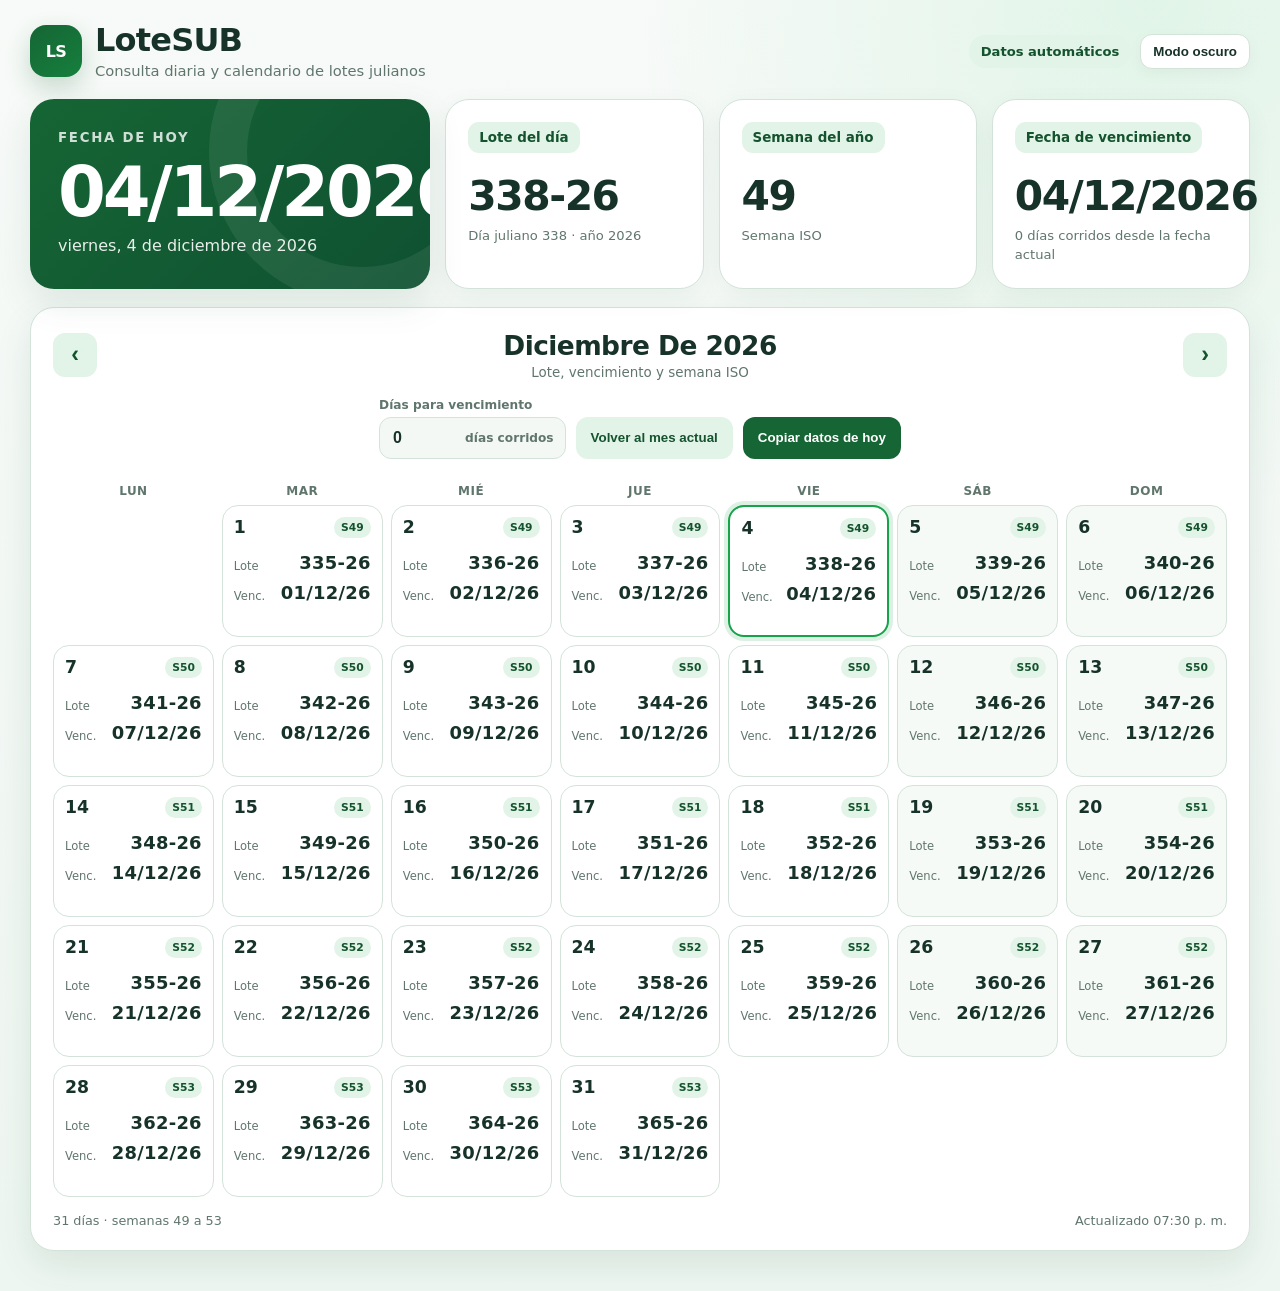
<file: index.html>
<!doctype html>
<html lang="es" data-theme="light">
<head>
<meta charset="utf-8">
<meta name="viewport" content="width=device-width,initial-scale=1,viewport-fit=cover">
<meta name="theme-color" id="themeColor" content="#166534">
<meta name="description" content="Calendario de lotes julianos y vencimientos configurables">
<link rel="manifest" href="./manifest.json">
<link rel="icon" href="./icon.svg" type="image/svg+xml">
<title>LoteSUB</title>
<style>
:root{color-scheme:light;--bg:#eef6f1;--bg2:#f7faf8;--card:#ffffff;--card2:#f3f8f5;--text:#163229;--muted:#60766d;--line:#d4e3da;--accent:#166534;--accent2:#15803d;--accentText:#fff;--soft:#e2f3e8;--softText:#14532d;--hero1:#166534;--hero2:#0f5132;--shadow:0 14px 36px rgba(20,83,45,.10);--today:#16a34a;--todayRing:rgba(22,163,74,.15);--weekend:#f6faf7;--toast:#163229}
html[data-theme="dark"]{color-scheme:dark;--bg:#07150f;--bg2:#0b1c14;--card:#10251a;--card2:#132c1f;--text:#edf8f1;--muted:#a3b9ab;--line:#294535;--accent:#4ade80;--accent2:#22c55e;--accentText:#06210f;--soft:#173d27;--softText:#a7f3d0;--hero1:#14532d;--hero2:#0b3d24;--shadow:0 16px 40px rgba(0,0,0,.30);--today:#4ade80;--todayRing:rgba(74,222,128,.14);--weekend:#0d2117;--toast:#e7f6ec}
*{box-sizing:border-box}html{background:var(--bg)}body{margin:0;min-height:100vh;font-family:Inter,ui-sans-serif,system-ui,-apple-system,BlinkMacSystemFont,"Segoe UI",sans-serif;color:var(--text);background:radial-gradient(circle at 90% 0,rgba(34,197,94,.10),transparent 30%),linear-gradient(180deg,var(--bg2),var(--bg));transition:background .2s,color .2s}.app{width:min(1220px,calc(100% - 32px));margin:auto;padding:24px 0 40px}.top{display:flex;justify-content:space-between;align-items:center;gap:16px;margin-bottom:20px}.brand{display:flex;align-items:center;gap:13px}.logo{width:52px;height:52px;border-radius:16px;display:grid;place-items:center;color:var(--accentText);background:linear-gradient(145deg,var(--accent),var(--accent2));font-weight:900;letter-spacing:-.04em;box-shadow:0 10px 24px rgba(22,101,52,.22)}h1,h2,p{margin:0}h1{font-size:clamp(1.45rem,3vw,2rem);line-height:1.05;letter-spacing:-.025em}.brand p,.sub,.detail,footer{color:var(--muted)}.brand p{margin-top:4px;font-size:.92rem}.topActions{display:flex;align-items:center;gap:9px}.status,.label,.week{color:var(--softText);background:var(--soft);font-weight:800}.status{padding:9px 12px;border-radius:999px;font-size:.82rem;white-space:nowrap}.theme{border:1px solid var(--line);background:var(--card);color:var(--text);border-radius:12px;padding:9px 12px;cursor:pointer;font-weight:800;box-shadow:0 5px 16px rgba(0,0,0,.04)}.summary{display:grid;grid-template-columns:1.55fr repeat(3,minmax(0,1fr));gap:15px;margin-bottom:18px}.hero,.metric,.panel{border-radius:24px}.hero{min-height:190px;padding:28px;color:#fff;background:linear-gradient(135deg,var(--hero1),var(--hero2));box-shadow:var(--shadow);position:relative;overflow:hidden}.hero:after{content:"";position:absolute;width:230px;height:230px;border:38px solid rgba(255,255,255,.07);border-radius:50%;right:-85px;top:-100px}.hero>*{position:relative;z-index:1}.hero small{opacity:.8;text-transform:uppercase;letter-spacing:.13em;font-weight:800}.hero strong{display:block;font-size:clamp(2.3rem,6vw,4.3rem);line-height:1;margin:12px 0 10px;letter-spacing:-.045em}.hero p{opacity:.9}.metric{min-height:190px;padding:22px;background:var(--card);border:1px solid var(--line);box-shadow:0 8px 26px rgba(20,83,45,.06)}.label{display:inline-block;padding:8px 11px;margin-bottom:22px;border-radius:11px;font-size:.84rem}.metric>strong{display:block;font-size:clamp(1.8rem,3.8vw,2.55rem);line-height:1.05;letter-spacing:-.035em;font-variant-numeric:tabular-nums}.detail{margin-top:10px;font-size:.82rem;line-height:1.4}.panel{background:var(--card);border:1px solid var(--line);padding:22px;box-shadow:var(--shadow)}.calhead{display:grid;grid-template-columns:auto 1fr auto;align-items:center;gap:12px;text-align:center}.calhead h2{font-size:clamp(1.25rem,2.5vw,1.65rem);text-transform:capitalize;letter-spacing:-.02em}.sub{margin-top:4px;font-size:.84rem}.nav,.btn{border:0;border-radius:12px;cursor:pointer;font-weight:800;transition:transform .15s,background .15s}.nav:hover,.btn:hover,.theme:hover{transform:translateY(-1px)}.nav{width:44px;height:44px;font-size:1.45rem;color:var(--softText);background:var(--soft)}.tools{display:flex;justify-content:center;align-items:end;gap:10px;flex-wrap:wrap;margin:18px 0}.days{display:grid;gap:5px;color:var(--muted);font-size:.76rem;font-weight:800}.days span{min-height:42px;display:flex;align-items:center;gap:8px;padding:8px 11px;border:1px solid var(--line);border-radius:12px;background:var(--card2)}.days input{width:66px;border:0;outline:0;background:transparent;color:var(--text);font-weight:900;font-size:1rem}.btn{min-height:42px;padding:10px 15px;color:var(--accentText);background:var(--accent)}.btn.alt{color:var(--softText);background:var(--soft)}.weekdays,.grid{display:grid;grid-template-columns:repeat(7,minmax(0,1fr));gap:8px}.weekdays b{text-align:center;padding:7px 4px;color:var(--muted);font-size:.75rem;text-transform:uppercase;letter-spacing:.04em}.day{min-height:132px;padding:11px;border:1px solid var(--line);border-radius:16px;background:var(--card);transition:transform .15s,border-color .15s,box-shadow .15s}.day:hover{transform:translateY(-2px);border-color:var(--accent);box-shadow:0 9px 22px rgba(20,83,45,.09)}.day:nth-child(7n),.day:nth-child(7n-1){background:var(--weekend)}.day.empty{border-color:transparent;background:transparent;box-shadow:none}.day.today{border:2px solid var(--today);box-shadow:0 0 0 4px var(--todayRing)}.daytop,.row,footer{display:flex;justify-content:space-between;gap:7px}.daytop>strong{font-size:1.08rem}.week{padding:4px 7px;border-radius:999px;font-size:.67rem}.info{display:grid;gap:9px;margin-top:14px}.row{align-items:end;color:var(--muted);font-size:.72rem}.row strong{color:var(--text);font-size:clamp(.95rem,1.5vw,1.12rem);font-weight:900;letter-spacing:.015em;font-variant-numeric:tabular-nums}.toast{position:fixed;left:50%;bottom:22px;transform:translate(-50%,15px);background:var(--toast);color:var(--card);padding:11px 15px;border-radius:11px;opacity:0;pointer-events:none;transition:.2s;box-shadow:0 12px 30px rgba(0,0,0,.22);z-index:20}.toast.show{opacity:1;transform:translate(-50%,0)}footer{margin-top:16px;font-size:.8rem}
@media(max-width:980px){.app{width:min(100% - 24px,1220px)}.summary{grid-template-columns:repeat(2,minmax(0,1fr))}.hero{grid-column:1/-1;min-height:175px}.metric{min-height:165px}.day{min-height:118px;padding:9px}.row strong{font-size:1rem}}
@media(max-width:700px){.app{width:min(100% - 16px,1220px);padding:15px 0 28px}.top{align-items:flex-start}.status{display:none}.theme{padding:8px 10px}.summary{grid-template-columns:1fr;gap:10px}.hero,.metric{min-height:auto}.hero{padding:22px}.metric{padding:18px}.label{margin-bottom:15px}.panel{padding:12px;border-radius:19px}.calhead{gap:7px}.nav{width:39px;height:39px}.tools{margin:14px 0}.weekdays,.grid{gap:4px}.weekdays b{font-size:.64rem;padding:5px 1px;letter-spacing:0}.day{min-height:104px;padding:7px;border-radius:12px}.daytop>strong{font-size:.95rem}.week{padding:3px 5px;font-size:.58rem}.info{gap:7px;margin-top:10px}.row{display:grid;gap:1px;font-size:.6rem}.row strong{font-size:.82rem;line-height:1.1}.days{width:100%}.days span{justify-content:center}.btn{flex:1 1 150px}footer{align-items:flex-start;flex-direction:column}}
@media(max-width:410px){.brand p{display:none}.logo{width:44px;height:44px;border-radius:13px}.theme{font-size:.78rem}.day{min-height:96px;padding:6px}.row strong{font-size:.74rem}.row span{font-size:.56rem}.calhead .sub{display:none}}
</style>
</head>
<body><main class="app"><header class="top"><div class="brand"><div class="logo">LS</div><div><h1>LoteSUB</h1><p>Consulta diaria y calendario de lotes julianos</p></div></div><div class="topActions"><span class="status">Datos automáticos</span><button class="theme" id="theme" type="button" aria-label="Cambiar modo de color">Modo oscuro</button></div></header>
<section class="summary"><article class="hero"><small>Fecha de hoy</small><strong id="today">--/--/----</strong><p id="todayLong">Cargando…</p></article><article class="metric"><span class="label">Lote del día</span><strong id="lot">---/--</strong><p class="detail" id="lotDetail"></p></article><article class="metric"><span class="label">Semana del año</span><strong id="week">--</strong><p class="detail">Semana ISO</p></article><article class="metric"><span class="label">Fecha de vencimiento</span><strong id="expiry">--/--/----</strong><p class="detail" id="expiryDetail"></p></article></section>
<section class="panel"><div class="calhead"><button class="nav" id="prev" aria-label="Mes anterior">‹</button><div><h2 id="title">Mes actual</h2><p class="sub">Lote, vencimiento y semana ISO</p></div><button class="nav" id="next" aria-label="Mes siguiente">›</button></div><div class="tools"><label class="days">Días para vencimiento<span><input id="days" type="number" min="0" max="999" value="15"> días corridos</span></label><button class="btn alt" id="now">Volver al mes actual</button><button class="btn" id="copy">Copiar datos de hoy</button></div><div class="weekdays"><b>Lun</b><b>Mar</b><b>Mié</b><b>Jue</b><b>Vie</b><b>Sáb</b><b>Dom</b></div><div class="grid" id="grid"></div><footer><span id="summary"></span><span id="updated"></span></footer></section></main><div id="toast" class="toast"></div>
<script>
const $=id=>document.getElementById(id),pad=(n,l=2)=>String(n).padStart(l,'0'),fmt=d=>`${pad(d.getDate())}/${pad(d.getMonth()+1)}/${d.getFullYear()}`,short=d=>`${pad(d.getDate())}/${pad(d.getMonth()+1)}/${pad(d.getFullYear()%100)}`;
function setTheme(mode){document.documentElement.dataset.theme=mode;try{localStorage.setItem('lotesub-theme',mode)}catch{}$('theme').textContent=mode==='dark'?'Modo claro':'Modo oscuro';$('themeColor').setAttribute('content',mode==='dark'?'#0b3d24':'#166534')}
let initialTheme='light';try{initialTheme=localStorage.getItem('lotesub-theme')||((window.matchMedia&&window.matchMedia('(prefers-color-scheme: dark)').matches)?'dark':'light')}catch{}setTheme(initialTheme);$('theme').addEventListener('click',()=>setTheme(document.documentElement.dataset.theme==='dark'?'light':'dark'));
function doy(d){return Math.floor((d-new Date(d.getFullYear(),0,0))/86400000)}function week(d){const u=new Date(Date.UTC(d.getFullYear(),d.getMonth(),d.getDate())),x=u.getUTCDay()||7;u.setUTCDate(u.getUTCDate()+4-x);return Math.ceil((((u-new Date(Date.UTC(u.getUTCFullYear(),0,1)))/86400000)+1)/7)}function lot(d){return `${pad(doy(d),3)}-${pad(d.getFullYear()%100)}`}function saved(){try{const n=+localStorage.getItem('lotesub-days');return Number.isInteger(n)&&n>=0&&n<=999?n:15}catch{return 15}}let days=saved(),today=new Date(),view=new Date(today.getFullYear(),today.getMonth(),1),data;today=new Date(today.getFullYear(),today.getMonth(),today.getDate());$('days').value=days;
function calc(){const n=new Date(),d=new Date(n.getFullYear(),n.getMonth(),n.getDate()),e=new Date(d);e.setDate(e.getDate()+days);data={date:fmt(d),lot:lot(d),week:pad(week(d)),expiry:fmt(e)};$('today').textContent=data.date;$('todayLong').textContent=new Intl.DateTimeFormat('es-AR',{weekday:'long',day:'numeric',month:'long',year:'numeric'}).format(d);$('lot').textContent=data.lot;$('lotDetail').textContent=`Día juliano ${pad(doy(d),3)} · año ${d.getFullYear()}`;$('week').textContent=data.week;$('expiry').textContent=data.expiry;$('expiryDetail').textContent=`${days} ${days===1?'día corrido':'días corridos'} desde la fecha actual`;$('updated').textContent=`Actualizado ${n.toLocaleTimeString('es-AR',{hour:'2-digit',minute:'2-digit'})}`}
function render(){const y=view.getFullYear(),m=view.getMonth(),first=new Date(y,m,1),last=new Date(y,m+1,0),lead=(first.getDay()+6)%7,g=$('grid');g.innerHTML='';$('title').textContent=new Intl.DateTimeFormat('es-AR',{month:'long',year:'numeric'}).format(view);$('summary').textContent=`${last.getDate()} días · semanas ${pad(week(first))} a ${pad(week(last))}`;for(let i=0;i<lead;i++){const x=document.createElement('div');x.className='day empty';g.appendChild(x)}for(let n=1;n<=last.getDate();n++){const d=new Date(y,m,n),e=new Date(d);e.setDate(e.getDate()+days);const x=document.createElement('article');x.className='day'+(d.toDateString()===today.toDateString()?' today':'');x.setAttribute('aria-label',`${fmt(d)}, lote ${lot(d)}, vencimiento ${short(e)}, semana ${pad(week(d))}`);x.innerHTML=`<div class="daytop"><strong>${n}</strong><span class="week">S${pad(week(d))}</span></div><div class="info"><div class="row"><span>Lote</span><strong>${lot(d)}</strong></div><div class="row"><span>Venc.</span><strong>${short(e)}</strong></div></div>`;g.appendChild(x)}}
function toast(t){$('toast').textContent=t;$('toast').classList.add('show');setTimeout(()=>$('toast').classList.remove('show'),2200)}function apply(){let n=parseInt($('days').value,10);days=Number.isInteger(n)?Math.min(999,Math.max(0,n)):15;$('days').value=days;try{localStorage.setItem('lotesub-days',days)}catch{}calc();render();toast('Vencimiento actualizado')}$('days').addEventListener('change',apply);$('days').addEventListener('keydown',e=>{if(e.key==='Enter'){apply();e.currentTarget.blur()}});$('prev').onclick=()=>{view=new Date(view.getFullYear(),view.getMonth()-1,1);render()};$('next').onclick=()=>{view=new Date(view.getFullYear(),view.getMonth()+1,1);render()};$('now').onclick=()=>{view=new Date(today.getFullYear(),today.getMonth(),1);render()};$('copy').onclick=async()=>{calc();const t=`Fecha de hoy: ${data.date}\nLote del día: ${data.lot}\nSemana del año: ${data.week}\nFecha de vencimiento: ${data.expiry}\nDías configurados: ${days}`;try{await navigator.clipboard.writeText(t);toast('Datos copiados')}catch{const a=document.createElement('textarea');a.value=t;document.body.appendChild(a);a.select();document.execCommand('copy');a.remove();toast('Datos copiados')}};calc();render();setInterval(calc,60000);if('serviceWorker'in navigator)navigator.serviceWorker.register('./sw.js');
</script></body></html>
</file>
